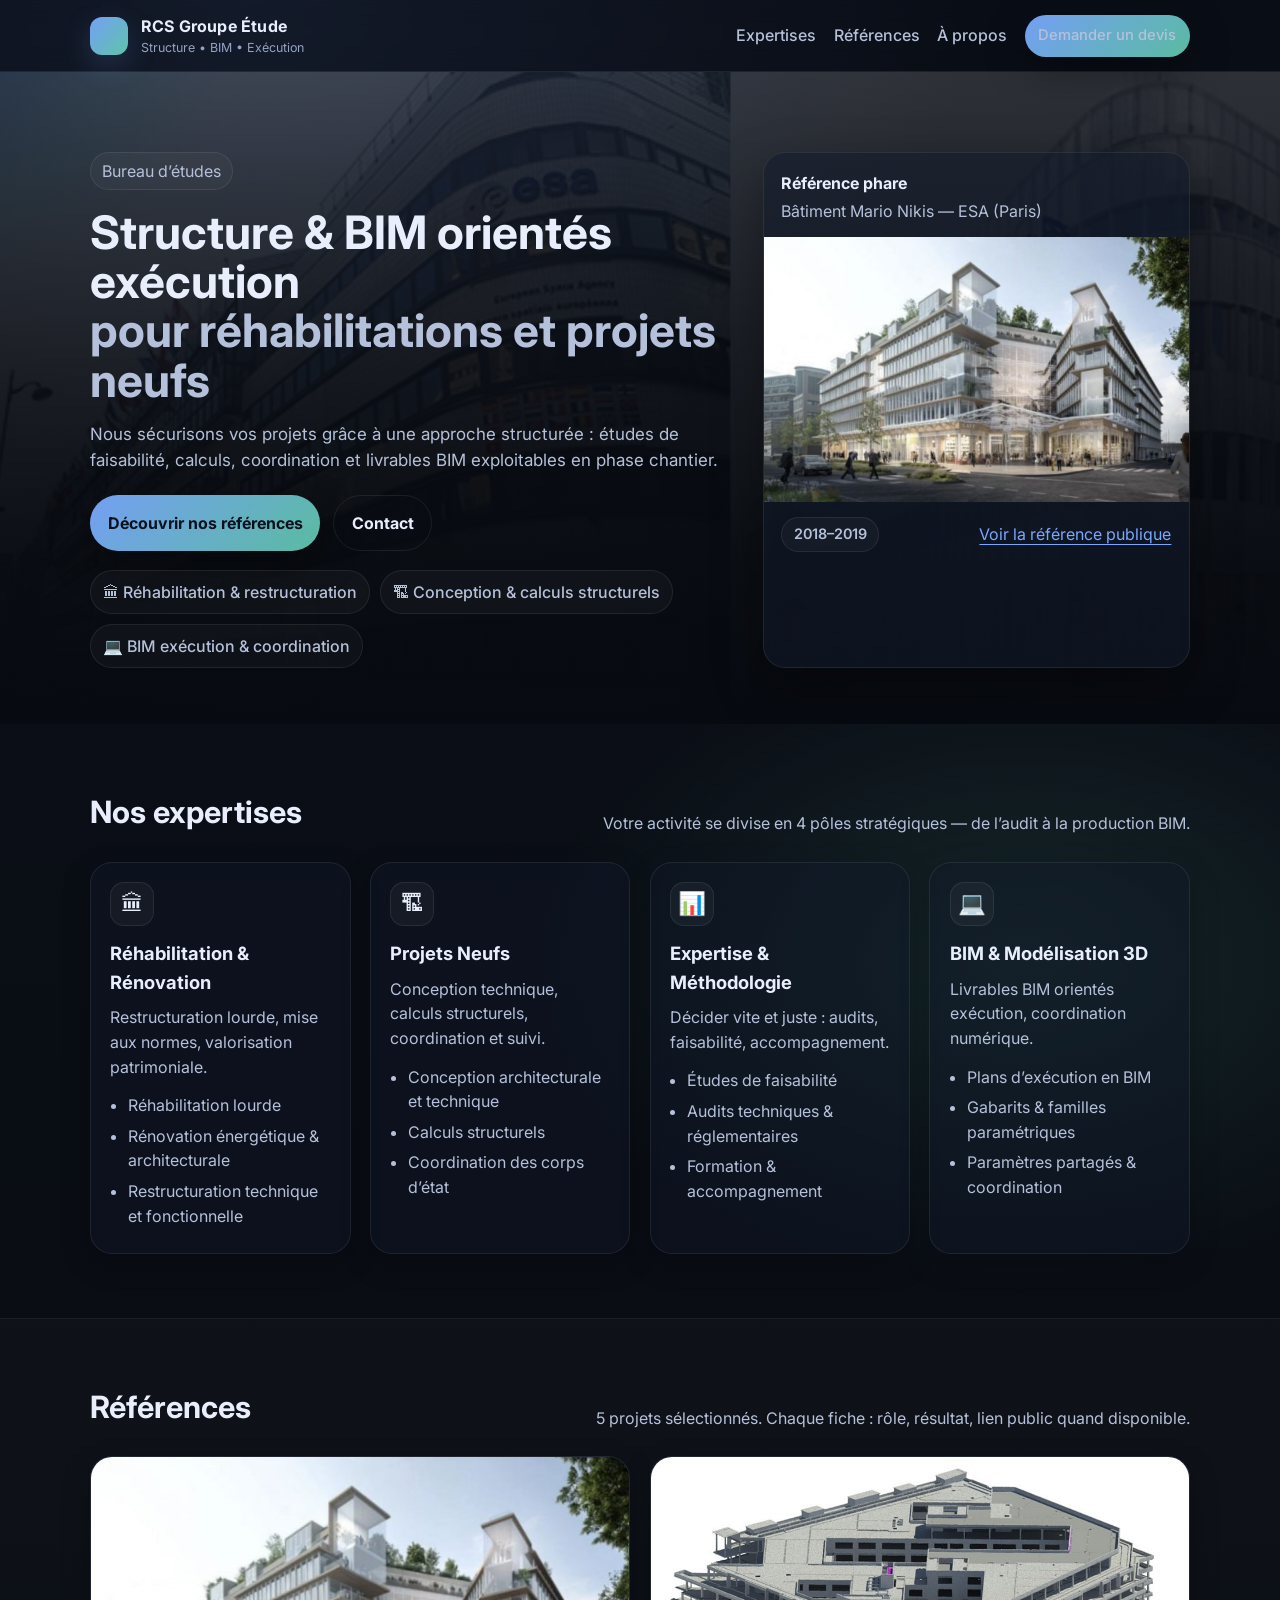
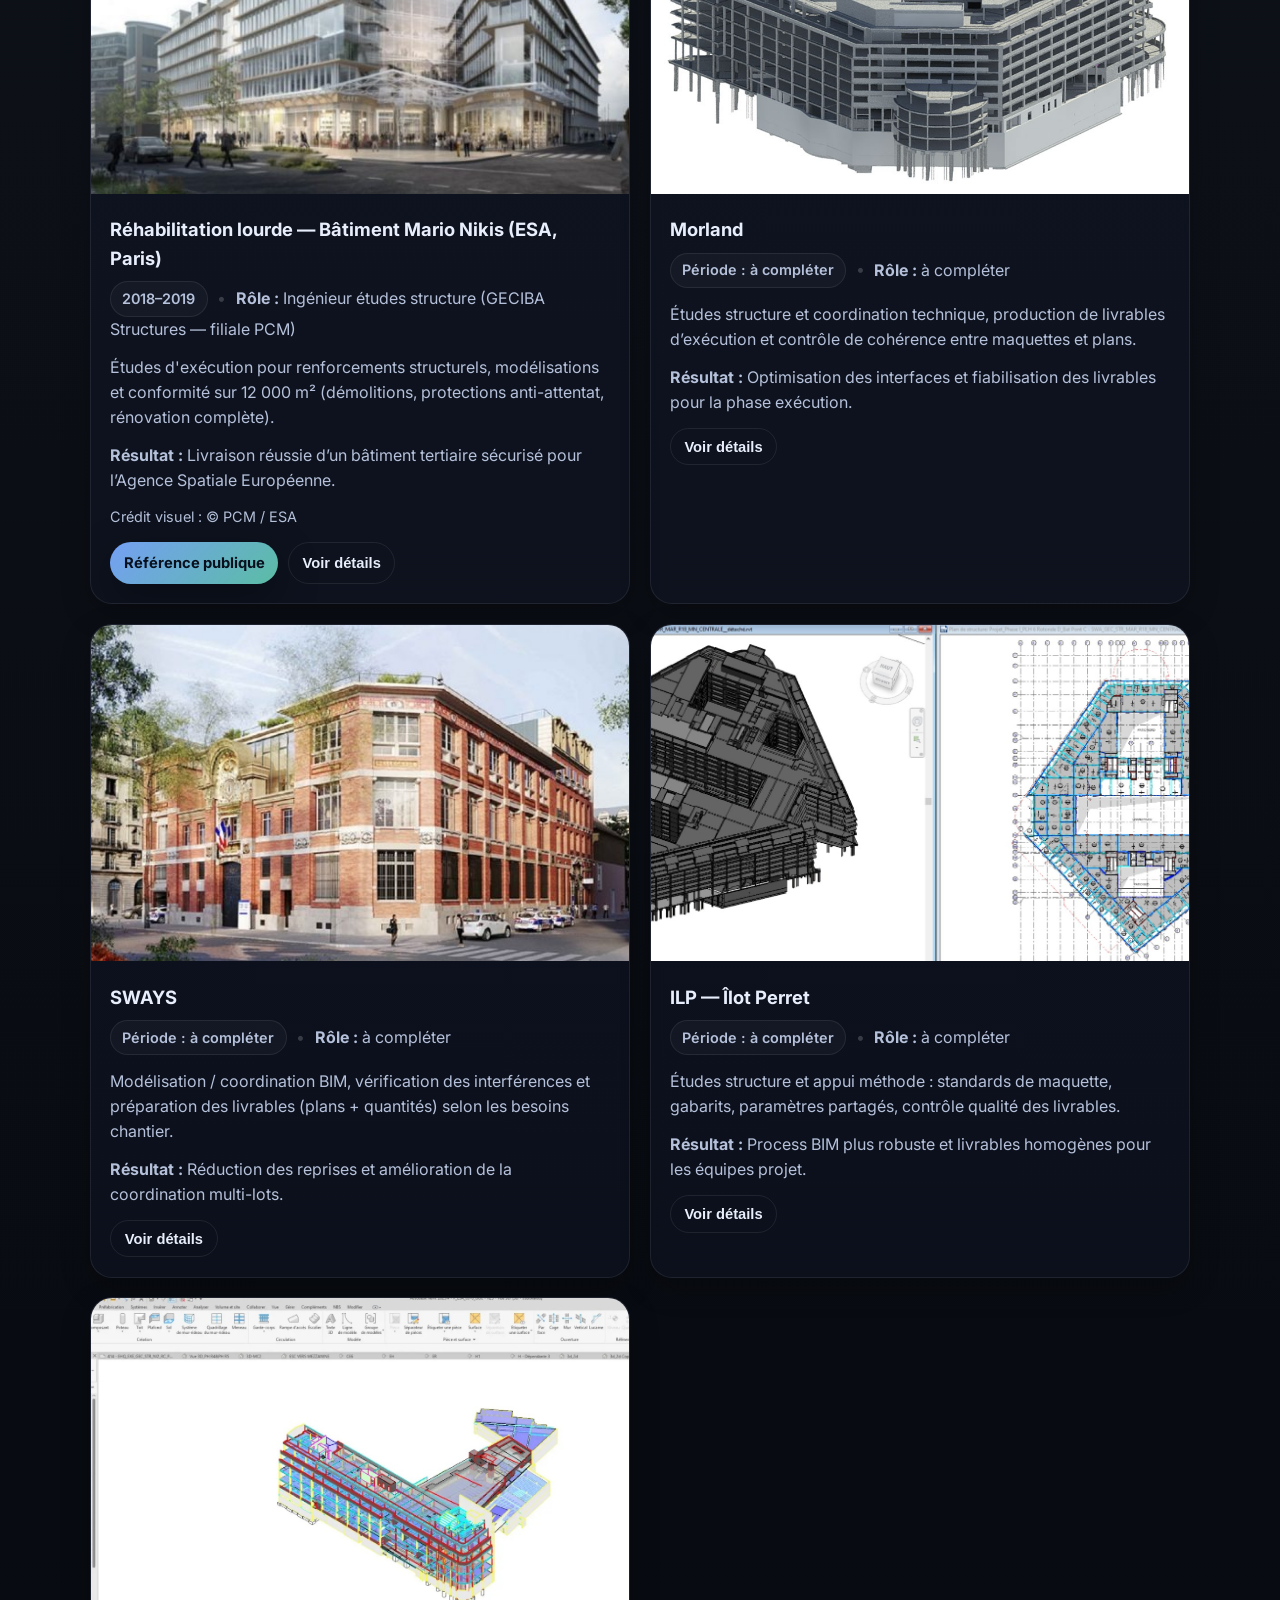
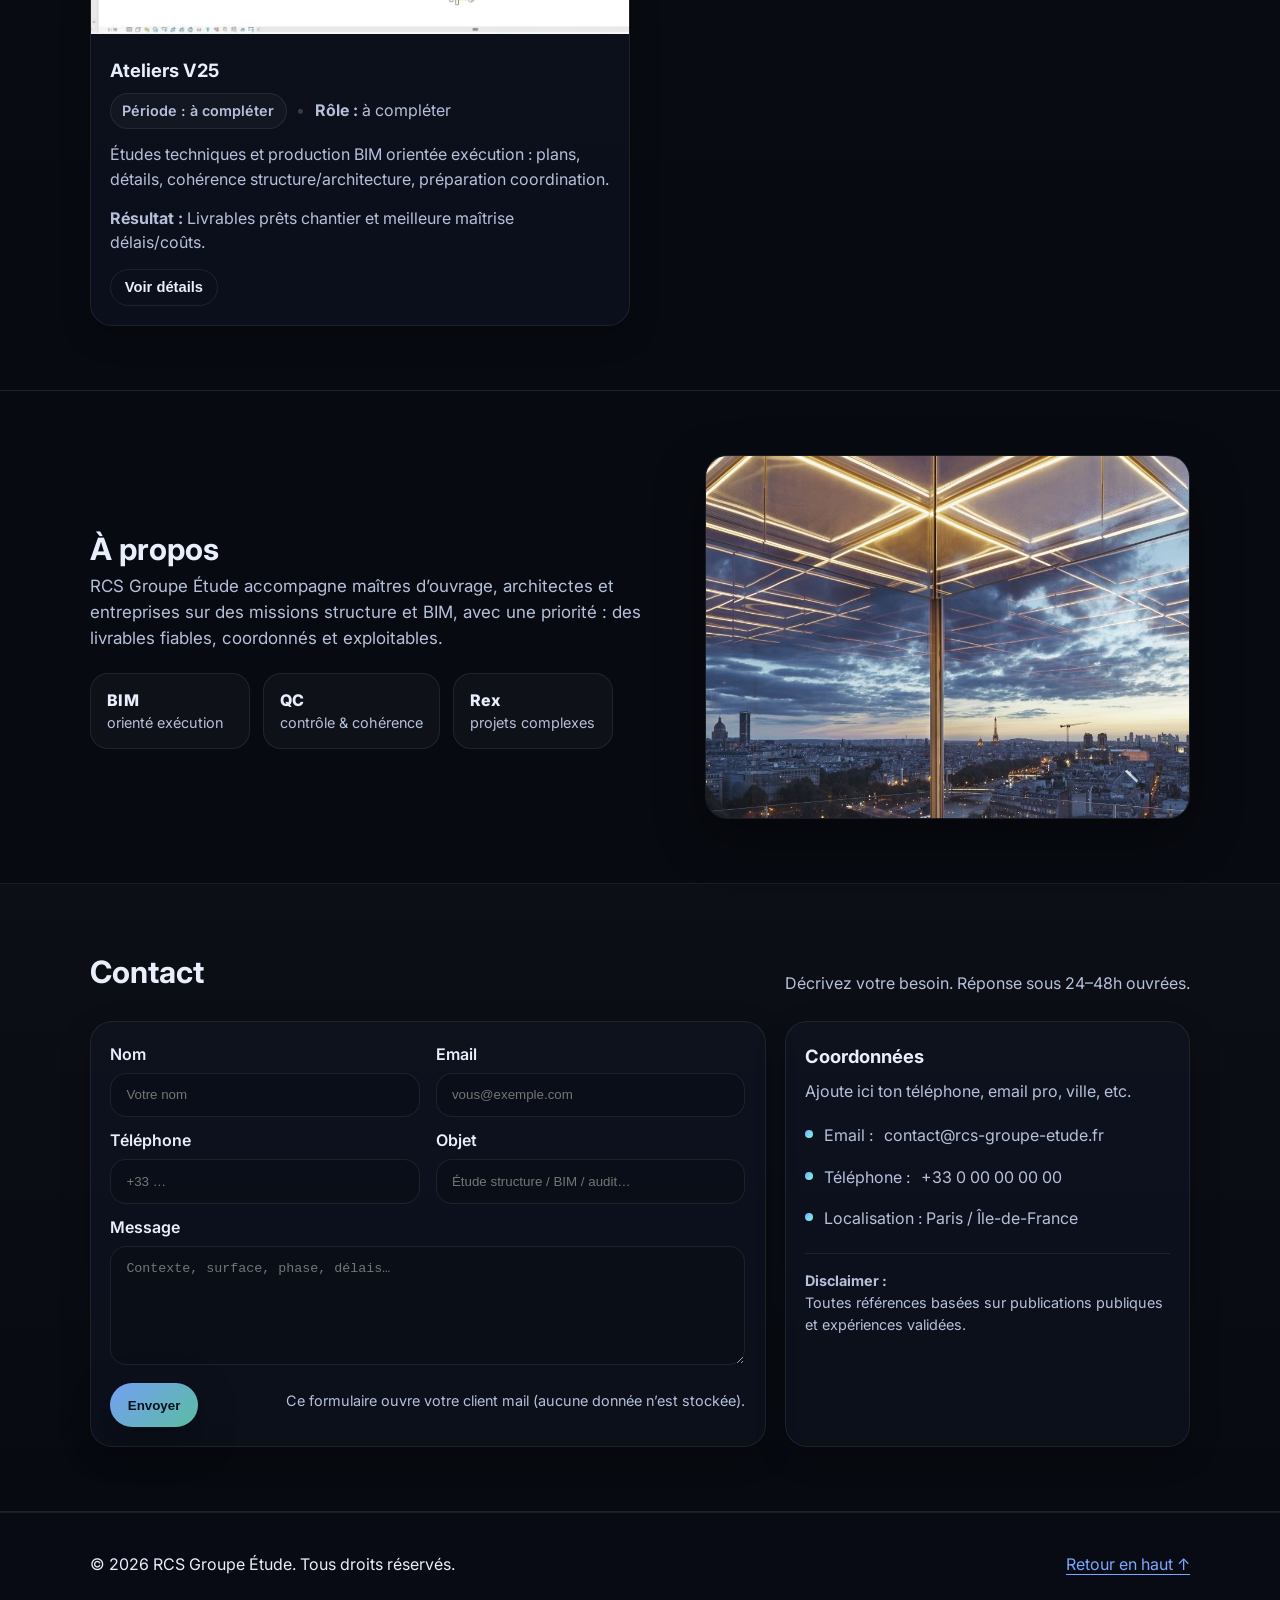
<file: index.html>
<!doctype html>
<html lang="fr">
<head>
  <meta charset="utf-8" />
  <meta name="viewport" content="width=device-width, initial-scale=1" />
  <title>RCS Groupe Étude — Bureau d’études structure & BIM</title>
  <meta name="description" content="RCS Groupe Étude — Réhabilitation, projets neufs, expertise et BIM. Études structure, coordination et modélisation 3D orientées exécution."/>
  <link rel="preconnect" href="https://fonts.googleapis.com">
  <link rel="preconnect" href="https://fonts.gstatic.com" crossorigin>
  <!-- Optional: swap to any font you want -->
  <link href="https://fonts.googleapis.com/css2?family=Inter:wght@300;400;500;600;700&display=swap" rel="stylesheet">
  <link rel="stylesheet" href="styles.css" />
</head>

<body>
  <a class="skip-link" href="#contenu">Aller au contenu</a>

  <header class="site-header" id="top">
    <div class="container header-inner">
      <a class="brand" href="#top" aria-label="RCS Groupe Étude">
        <span class="brand-mark" aria-hidden="true"></span>
        <span class="brand-text">
          <span class="brand-name">RCS Groupe Étude</span>
          <span class="brand-tag">Structure • BIM • Exécution</span>
        </span>
      </a>

      <nav class="nav" aria-label="Navigation principale">
        <button class="nav-toggle" type="button" aria-expanded="false" aria-controls="navLinks">
          <span class="nav-toggle-bars" aria-hidden="true"></span>
          <span class="sr-only">Menu</span>
        </button>
        <div class="nav-links" id="navLinks">
          <a href="#expertises">Expertises</a>
          <a href="#references">Références</a>
          <a href="#apropos">À propos</a>
          <a href="#contact" class="btn btn-small">Demander un devis</a>
        </div>
      </nav>
    </div>
  </header>

  <main id="contenu">
    <!-- HERO -->
    <section class="hero">
      <div class="hero-bg" aria-hidden="true">
        <img src="assets/hero-1.jpg" alt="" loading="eager"/>
      </div>

      <div class="container hero-inner">
        <div class="hero-copy">
          <p class="eyebrow">Bureau d’études</p>
          <h1>Structure & BIM orientés exécution<br><span class="muted">pour réhabilitations et projets neufs</span></h1>
          <p class="lead">
            Nous sécurisons vos projets grâce à une approche structurée : études de faisabilité, calculs,
            coordination et livrables BIM exploitables en phase chantier.
          </p>

          <div class="hero-cta">
            <a class="btn" href="#references">Découvrir nos références</a>
            <a class="btn btn-ghost" href="#contact">Contact</a>
          </div>

          <div class="hero-badges" role="list" aria-label="Points forts">
            <div class="badge" role="listitem">🏛 Réhabilitation & restructuration</div>
            <div class="badge" role="listitem">🏗 Conception & calculs structurels</div>
            <div class="badge" role="listitem">💻 BIM exécution & coordination</div>
          </div>
        </div>

        <div class="hero-card">
          <div class="hero-card-top">
            <p class="hero-card-title">Référence phare</p>
            <p class="hero-card-sub">Bâtiment Mario Nikis — ESA (Paris)</p>
          </div>
          <div class="hero-card-media">
            <img src="assets/project-esa.jpg" alt="Aperçu projet ESA – Bâtiment Mario Nikis" loading="lazy"/>
          </div>
          <div class="hero-card-bottom">
            <div class="chip">2018–2019</div>
            <a class="link" target="_blank" rel="noopener" href="https://www.pcm-ingenierie.fr/realisations/rehabilitation_lourde_mario_nikis/">
              Voir la référence publique
            </a>
          </div>
        </div>
      </div>
    </section>

    <!-- EXPERTISES -->
    <section class="section" id="expertises">
      <div class="container">
        <div class="section-head">
          <h2>Nos expertises</h2>
          <p class="section-sub">
            Votre activité se divise en 4 pôles stratégiques — de l’audit à la production BIM.
          </p>
        </div>

        <div class="grid grid-4">
          <article class="card">
            <div class="card-icon">🏛</div>
            <h3>Réhabilitation & Rénovation</h3>
            <p>Restructuration lourde, mise aux normes, valorisation patrimoniale.</p>
            <ul>
              <li>Réhabilitation lourde</li>
              <li>Rénovation énergétique & architecturale</li>
              <li>Restructuration technique et fonctionnelle</li>
            </ul>
          </article>

          <article class="card">
            <div class="card-icon">🏗</div>
            <h3>Projets Neufs</h3>
            <p>Conception technique, calculs structurels, coordination et suivi.</p>
            <ul>
              <li>Conception architecturale et technique</li>
              <li>Calculs structurels</li>
              <li>Coordination des corps d’état</li>
            </ul>
          </article>

          <article class="card">
            <div class="card-icon">📊</div>
            <h3>Expertise & Méthodologie</h3>
            <p>Décider vite et juste : audits, faisabilité, accompagnement.</p>
            <ul>
              <li>Études de faisabilité</li>
              <li>Audits techniques & réglementaires</li>
              <li>Formation & accompagnement</li>
            </ul>
          </article>

          <article class="card">
            <div class="card-icon">💻</div>
            <h3>BIM & Modélisation 3D</h3>
            <p>Livrables BIM orientés exécution, coordination numérique.</p>
            <ul>
              <li>Plans d’exécution en BIM</li>
              <li>Gabarits & familles paramétriques</li>
              <li>Paramètres partagés & coordination</li>
            </ul>
          </article>
        </div>
      </div>
    </section>

    <!-- REFERENCES -->
    <section class="section section-alt" id="references">
      <div class="container">
        <div class="section-head">
          <h2>Références</h2>
          <p class="section-sub">5 projets sélectionnés. Chaque fiche : rôle, résultat, lien public quand disponible.</p>
        </div>

        <div class="grid grid-2">
          <!-- ESA -->
          <article class="project card card-project">
            <div class="project-media">
              <img src="assets/project-esa.jpg" alt="Projet ESA — Bâtiment Mario Nikis" loading="lazy"/>
            </div>
            <div class="project-body">
              <h3>Réhabilitation lourde — Bâtiment Mario Nikis (ESA, Paris)</h3>
              <p class="meta"><span class="chip">2018–2019</span> <span class="meta-sep">•</span> <strong>Rôle :</strong> Ingénieur études structure (GECIBA Structures — filiale PCM)</p>
              <p>
                Études d'exécution pour renforcements structurels, modélisations et conformité sur 12 000 m²
                (démolitions, protections anti-attentat, rénovation complète).
              </p>
              <p class="result">
                <strong>Résultat :</strong> Livraison réussie d’un bâtiment tertiaire sécurisé pour l’Agence Spatiale Européenne.
              </p>
              <p class="small muted">Crédit visuel : © PCM / ESA</p>
              <div class="project-actions">
                <a class="btn btn-small" target="_blank" rel="noopener" href="https://www.pcm-ingenierie.fr/realisations/rehabilitation_lourde_mario_nikis/">
                  Référence publique
                </a>
                <button class="btn btn-small btn-ghost" data-modal="esa">Voir détails</button>
              </div>
            </div>
          </article>

          <!-- Morland -->
          <article class="project card card-project">
            <div class="project-media">
              <img src="assets/project-morland.jpg" alt="Projet Morland" loading="lazy"/>
            </div>
            <div class="project-body">
              <h3>Morland</h3>
              <p class="meta"><span class="chip">Période : à compléter</span> <span class="meta-sep">•</span> <strong>Rôle :</strong> à compléter</p>
              <p>
                Études structure et coordination technique, production de livrables d’exécution et contrôle de cohérence
                entre maquettes et plans.
              </p>
              <p class="result"><strong>Résultat :</strong> Optimisation des interfaces et fiabilisation des livrables pour la phase exécution.</p>
              <div class="project-actions">
                <button class="btn btn-small btn-ghost" data-modal="morland">Voir détails</button>
              </div>
            </div>
          </article>

          <!-- SWAYS -->
          <article class="project card card-project">
            <div class="project-media">
              <img src="assets/project-sways.jpg" alt="Projet SWAYS" loading="lazy"/>
            </div>
            <div class="project-body">
              <h3>SWAYS</h3>
              <p class="meta"><span class="chip">Période : à compléter</span> <span class="meta-sep">•</span> <strong>Rôle :</strong> à compléter</p>
              <p>
                Modélisation / coordination BIM, vérification des interférences et préparation des livrables (plans + quantités)
                selon les besoins chantier.
              </p>
              <p class="result"><strong>Résultat :</strong> Réduction des reprises et amélioration de la coordination multi-lots.</p>
              <div class="project-actions">
                <button class="btn btn-small btn-ghost" data-modal="sways">Voir détails</button>
              </div>
            </div>
          </article>

          <!-- ILP -->
          <article class="project card card-project">
            <div class="project-media">
              <img src="assets/project-ilp.jpg" alt="Projet ILP — Îlot Perret" loading="lazy"/>
            </div>
            <div class="project-body">
              <h3>ILP — Îlot Perret</h3>
              <p class="meta"><span class="chip">Période : à compléter</span> <span class="meta-sep">•</span> <strong>Rôle :</strong> à compléter</p>
              <p>
                Études structure et appui méthode : standards de maquette, gabarits, paramètres partagés, contrôle qualité
                des livrables.
              </p>
              <p class="result"><strong>Résultat :</strong> Process BIM plus robuste et livrables homogènes pour les équipes projet.</p>
              <div class="project-actions">
                <button class="btn btn-small btn-ghost" data-modal="ilp">Voir détails</button>
              </div>
            </div>
          </article>

          <!-- V25 -->
          <article class="project card card-project">
            <div class="project-media">
              <img src="assets/project-v25.jpg" alt="Projet Ateliers V25" loading="lazy"/>
            </div>
            <div class="project-body">
              <h3>Ateliers V25</h3>
              <p class="meta"><span class="chip">Période : à compléter</span> <span class="meta-sep">•</span> <strong>Rôle :</strong> à compléter</p>
              <p>
                Études techniques et production BIM orientée exécution : plans, détails, cohérence structure/architecture,
                préparation coordination.
              </p>
              <p class="result"><strong>Résultat :</strong> Livrables prêts chantier et meilleure maîtrise délais/coûts.</p>
              <div class="project-actions">
                <button class="btn btn-small btn-ghost" data-modal="v25">Voir détails</button>
              </div>
            </div>
          </article>
        </div>
      </div>
    </section>

    <!-- A PROPOS -->
    <section class="section" id="apropos">
      <div class="container">
        <div class="split">
          <div>
            <h2>À propos</h2>
            <p class="lead">
              RCS Groupe Étude accompagne maîtres d’ouvrage, architectes et entreprises sur des missions
              structure et BIM, avec une priorité : des livrables fiables, coordonnés et exploitables.
            </p>

            <div class="kpi">
              <div class="kpi-item">
                <div class="kpi-val">BIM</div>
                <div class="kpi-lab">orienté exécution</div>
              </div>
              <div class="kpi-item">
                <div class="kpi-val">QC</div>
                <div class="kpi-lab">contrôle & cohérence</div>
              </div>
              <div class="kpi-item">
                <div class="kpi-val">Rex</div>
                <div class="kpi-lab">projets complexes</div>
              </div>
            </div>
          </div>

          <div class="about-media">
            <img src="assets/hero-2.jpg" alt="Ambiance chantier / structure (illustration)" loading="lazy"/>
          </div>
        </div>
      </div>
    </section>

    <!-- CONTACT -->
    <section class="section section-alt" id="contact">
      <div class="container">
        <div class="section-head">
          <h2>Contact</h2>
          <p class="section-sub">Décrivez votre besoin. Réponse sous 24–48h ouvrées.</p>
        </div>

        <div class="contact-grid">
          <form class="card form" id="contactForm">
            <div class="form-row">
              <label>Nom
                <input required name="name" autocomplete="name" placeholder="Votre nom" />
              </label>
              <label>Email
                <input required type="email" name="email" autocomplete="email" placeholder="vous@exemple.com" />
              </label>
            </div>

            <div class="form-row">
              <label>Téléphone
                <input name="phone" autocomplete="tel" placeholder="+33 …" />
              </label>
              <label>Objet
                <input name="subject" placeholder="Étude structure / BIM / audit…" />
              </label>
            </div>

            <label>Message
              <textarea required name="message" rows="6" placeholder="Contexte, surface, phase, délais…"></textarea>
            </label>

            <div class="form-actions">
              <button class="btn" type="submit">Envoyer</button>
              <p class="small muted">Ce formulaire ouvre votre client mail (aucune donnée n’est stockée).</p>
            </div>
          </form>

          <aside class="card contact-aside">
            <h3>Coordonnées</h3>
            <p class="muted">Ajoute ici ton téléphone, email pro, ville, etc.</p>
            <ul class="contact-list">
              <li><span class="dot"></span> Email : <a href="mailto:contact@rcs-groupe-etude.fr">contact@rcs-groupe-etude.fr</a></li>
              <li><span class="dot"></span> Téléphone : <a href="tel:+33000000000">+33 0 00 00 00 00</a></li>
              <li><span class="dot"></span> Localisation : Paris / Île-de-France</li>
            </ul>

            <div class="divider"></div>

            <p class="small">
              <strong>Disclaimer :</strong><br>
              Toutes références basées sur publications publiques et expériences validées.
            </p>
          </aside>
        </div>
      </div>
    </section>
  </main>

  <footer class="footer">
    <div class="container footer-inner">
      <p>© <span id="year"></span> RCS Groupe Étude. Tous droits réservés.</p>
      <a class="link" href="#top">Retour en haut ↑</a>
    </div>
  </footer>

  <!-- MODALS (simple, optionnel) -->
  <div class="modal" id="modal" aria-hidden="true" role="dialog" aria-modal="true" aria-label="Détails projet">
    <div class="modal-overlay" data-close></div>
    <div class="modal-panel" role="document">
      <button class="modal-close" type="button" data-close aria-label="Fermer">✕</button>
      <div class="modal-content" id="modalContent"></div>
    </div>
  </div>

  <script src="script.js"></script>
</body>
</html>
</file>
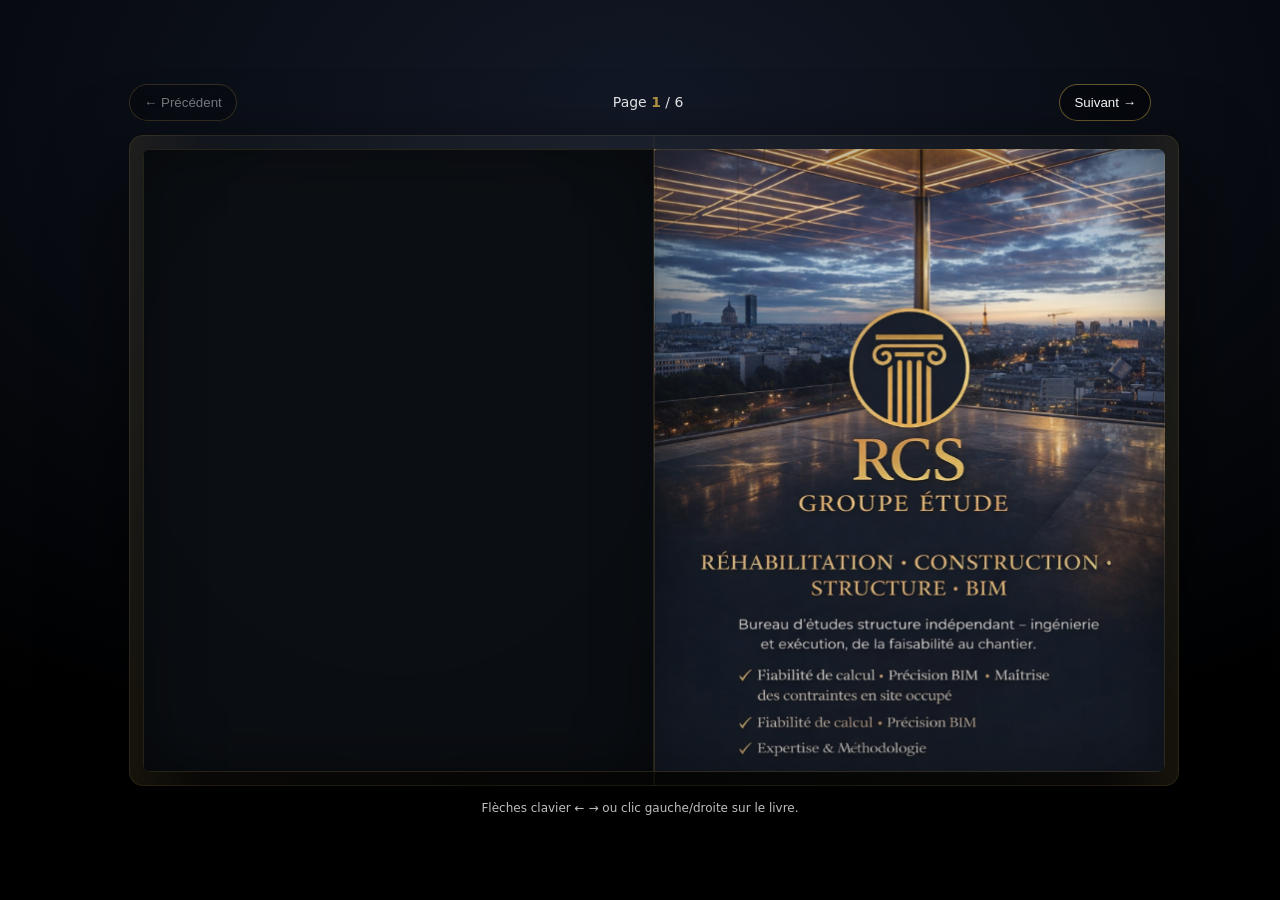
<file: livre.html>
<!doctype html>
<html lang="fr">
<head>
  <meta charset="utf-8" />
  <meta name="viewport" content="width=device-width,initial-scale=1" />
  <title>RCS — Flipbook</title>

  <style>
    :root{
      --bg:#000;
      --gold:#c7a44a;
      --page-bg:#0b0f14;
      --radius:14px;
      --bookW:min(92vw, 1050px);
      --bookH:calc(var(--bookW) * 0.62); /* 2 pages côte à côte */
      --pad:14px;
      --dur: 900ms;
      --ease: cubic-bezier(.2,.85,.25,1);
    }
    *{box-sizing:border-box}
    body{
      margin:0;
      min-height:100vh;
      display:grid;
      place-items:center;
      background: radial-gradient(1200px 700px at 50% 12%, #121826 0%, #070a10 55%, #000 100%);
      color:#fff;
      font-family:system-ui,-apple-system,Segoe UI,Roboto,Arial,sans-serif;
    }
    .wrap{width:var(--bookW); padding:18px 14px; display:flex; flex-direction:column; gap:14px;}
    .toolbar{display:flex; align-items:center; justify-content:space-between; gap:12px;}
    .btn{
      appearance:none;
      border:1px solid rgba(199,164,74,.5);
      background: rgba(0,0,0,.35);
      color:#fff;
      padding:10px 14px;
      border-radius:999px;
      cursor:pointer;
      backdrop-filter: blur(10px);
      transition: transform .12s ease, border-color .12s ease;
      user-select:none;
    }
    .btn:hover{transform:translateY(-1px); border-color: rgba(199,164,74,.95);}
    .btn:disabled{opacity:.45; cursor:not-allowed; transform:none;}
    .counter{font-size:14px; opacity:.9}
    .counter b{color:var(--gold)}
    .stage{width:var(--bookW); height:var(--bookH); perspective:2200px;}
    .book{
      width:100%; height:100%;
      position:relative;
      border-radius: var(--radius);
      background:
        linear-gradient(90deg, rgba(199,164,74,.09) 0%, rgba(199,164,74,.02) 7%, rgba(0,0,0,0) 50%, rgba(199,164,74,.02) 93%, rgba(199,164,74,.09) 100%),
        radial-gradient(700px 260px at 50% 20%, rgba(255,255,255,.05), rgba(255,255,255,0) 75%),
        rgba(255,255,255,.02);
      box-shadow: 0 28px 80px rgba(0,0,0,.6), inset 0 0 0 1px rgba(199,164,74,.12);
      overflow:hidden;
    }
    .spine{
      position:absolute; top:0; bottom:0; left:50%;
      width:2px;
      background: linear-gradient(to bottom, rgba(199,164,74,.08), rgba(199,164,74,.55), rgba(199,164,74,.08));
      transform:translateX(-1px);
      opacity:.65;
      pointer-events:none;
    }

    /* Pages visibles (gauche + droite) */
    .spread{
      position:absolute; inset:var(--pad);
      display:grid;
      grid-template-columns: 1fr 1fr;
      gap:0;
      border-radius: calc(var(--radius) - 6px);
      overflow:hidden;
      box-shadow: inset 0 0 0 1px rgba(199,164,74,.10);
      background: var(--page-bg);
    }
    .pane{
      position:relative;
      overflow:hidden;
      background: var(--page-bg);
    }
    .pane::after{
      content:"";
      position:absolute; inset:0;
      box-shadow: inset 0 0 0 1px rgba(199,164,74,.16), inset 0 0 60px rgba(0,0,0,.35);
      pointer-events:none;
    }
    .pane img{
      width:100%; height:100%;
      object-fit: cover;
      display:block;
    }
    /* léger vignettage */
    .pane::before{
      content:"";
      position:absolute; inset:0;
      background: radial-gradient(80% 70% at 50% 40%, rgba(0,0,0,0) 35%, rgba(0,0,0,.22) 100%);
      pointer-events:none;
      mix-blend-mode:multiply;
      opacity:.9;
    }

    /* Page qui tourne (overlay) */
    .flip{
      position:absolute;
      top:var(--pad);
      bottom:var(--pad);
      width: calc((100% - (2*var(--pad))) / 2);
      right: var(--pad);
      transform-style:preserve-3d;
      transform-origin: left center;
      z-index:50;
      display:none;
    }
    .flip.active{ display:block; }

    .flip .face{
      position:absolute; inset:0;
      backface-visibility:hidden;
      overflow:hidden;
      background: var(--page-bg);
    }
    .flip .face::after{
      content:"";
      position:absolute; inset:0;
      box-shadow: inset 0 0 0 1px rgba(199,164,74,.18);
      pointer-events:none;
    }
    .flip .face img{
      width:100%; height:100%; object-fit: cover; display:block;
    }

    /* Ombre dynamique */
    .flip .shadow{
      position:absolute; inset:0;
      pointer-events:none;
      background: linear-gradient(90deg, rgba(0,0,0,.55), rgba(0,0,0,0));
      opacity:0;
      transition: opacity var(--dur) var(--ease);
    }
    .flip.forward .shadow{ opacity:.55; }

    /* Back face */
    .flip .back{ transform: rotateY(180deg); }

    /* Animation forward */
    .flip.forward{
      right: var(--pad);
      left: auto;
      transform-origin: left center;
      animation: flipForward var(--dur) var(--ease) forwards;
    }
    @keyframes flipForward{
      0%{ transform: rotateY(0deg) translateZ(0); }
      35%{ transform: rotateY(-70deg) translateZ(0); }
      100%{ transform: rotateY(-180deg) translateZ(0); }
    }

    /* Animation backward (on tourne une page vers l'arrière) */
    .flip.backward{
      left: var(--pad);
      right:auto;
      transform-origin: right center;
      animation: flipBackward var(--dur) var(--ease) forwards;
    }
    @keyframes flipBackward{
      0%{ transform: rotateY(180deg) translateZ(0); }
      35%{ transform: rotateY(110deg) translateZ(0); }
      100%{ transform: rotateY(0deg) translateZ(0); }
    }

    .hint{font-size:12px; opacity:.75; text-align:center; line-height:1.35;}

    /* Mobile: 1 page (droite) */
    @media (max-width: 760px){
      :root{
        --bookW:min(94vw, 560px);
        --bookH:calc(var(--bookW) * 1.35); /* proche A4 */
      }
      .spine{display:none;}
      .spread{grid-template-columns: 1fr;}
      .pane.left{display:none;}
      .flip{
        width: calc(100% - (2*var(--pad)));
        right: var(--pad);
        left: var(--pad);
      }
      .flip.forward, .flip.backward{
        left: var(--pad);
        right: var(--pad);
        transform-origin: center center;
      }
    }

    @media (prefers-reduced-motion: reduce){
      .flip.forward, .flip.backward{ animation:none; }
    }
  </style>
</head>

<body>
  <div class="wrap">
    <div class="toolbar">
      <button class="btn" id="prevBtn">← Précédent</button>
      <div class="counter" id="counter">Page <b>1</b> / 6</div>
      <button class="btn" id="nextBtn">Suivant →</button>
    </div>

    <div class="stage">
      <div class="book" id="book">
        <div class="spine"></div>

        <div class="spread" id="spread">
          <div class="pane left"  id="leftPane"></div>
          <div class="pane right" id="rightPane"></div>
        </div>

        <!-- overlay flip -->
        <div class="flip" id="flip">
          <div class="face front" id="flipFront"></div>
          <div class="face back"  id="flipBack"></div>
          <div class="shadow"></div>
        </div>
      </div>
    </div>

    <div class="hint">
      Flèches clavier ← → ou clic gauche/droite sur le livre.
    </div>
  </div>

  <script>
    // ✅ Mets tes 6 images ici (ordre exact)
    const pages = [
      "images/page1.png",
      "images/page2.png",
      "images/page3.png",
      "images/page4.png",
      "images/page5.png",
      "images/page6.png",
    ];
    const totalPages = pages.length; // 6

    // spreads: (vide|1), (2|3), (4|5), (6|vide) => 4 spreads
    const totalSpreads = Math.ceil((totalPages + 1) / 2); // (6+1)/2=3.5 => 4

    const leftPane  = document.getElementById("leftPane");
    const rightPane = document.getElementById("rightPane");
    const flip      = document.getElementById("flip");
    const flipFront = document.getElementById("flipFront");
    const flipBack  = document.getElementById("flipBack");

    const prevBtn = document.getElementById("prevBtn");
    const nextBtn = document.getElementById("nextBtn");
    const counter = document.getElementById("counter");

    let spreadIndex = 0; // 0..3
    let animating = false;

    function imgTag(src, alt="page"){
      const img = new Image();
      img.alt = alt;
      img.src = src;
      img.loading = "eager";
      return img;
    }

    function setPane(pane, srcOrNull){
      pane.innerHTML = "";
      if(!srcOrNull){
        // page vide (fond noir)
        return;
      }
      pane.appendChild(imgTag(srcOrNull));
    }

    function getSpreadPages(si){
      // si=0 => left null, right page1 (index0)
      // si=1 => left page2 (index1), right page3 (index2)
      // si=2 => left page4 (index3), right page5 (index4)
      // si=3 => left page6 (index5), right null
      if(si === 0) return { left:null, right: pages[0], leftIdx:null, rightIdx:0 };
      const leftIdx = 2*si - 1;     // 1,3,5
      const rightIdx = 2*si;        // 2,4,6 -> (index) 2,4,6
      return {
        left:  pages[leftIdx]  || null,
        right: pages[rightIdx] || null,
        leftIdx:  leftIdx < totalPages ? leftIdx : null,
        rightIdx: rightIdx < totalPages ? rightIdx : null
      };
    }

    function updateCounter(){
      // On affiche “page de droite” si existe sinon “page de gauche”
      const sp = getSpreadPages(spreadIndex);
      let current = 1;
      if(sp.rightIdx !== null) current = sp.rightIdx + 1;
      else if(sp.leftIdx !== null) current = sp.leftIdx + 1;
      counter.innerHTML = `Page <b>${current}</b> / ${totalPages}`;
      prevBtn.disabled = spreadIndex === 0 || animating;
      nextBtn.disabled = spreadIndex === totalSpreads - 1 || animating;
    }

    function renderSpread(){
      const sp = getSpreadPages(spreadIndex);
      setPane(leftPane, sp.left);
      setPane(rightPane, sp.right);
      updateCounter();
    }

    function setFlipFaces(frontSrc, backSrc){
      flipFront.innerHTML = "";
      flipBack.innerHTML = "";
      if(frontSrc) flipFront.appendChild(imgTag(frontSrc, "face avant"));
      if(backSrc)  flipBack.appendChild(imgTag(backSrc,  "face arrière"));
    }

    function next(){
      if(animating) return;
      if(spreadIndex >= totalSpreads - 1) return;

      animating = true;

      const cur = getSpreadPages(spreadIndex);
      const nxt = getSpreadPages(spreadIndex + 1);

      // Sous la page qui tourne, on prépare la prochaine page de droite
      setPane(rightPane, nxt.right);
      // La page qui tourne : avant = actuelle droite ; arrière = prochaine gauche
      setFlipFaces(cur.right, nxt.left);

      flip.className = "flip active forward";

      flip.addEventListener("animationend", function handler(){
        flip.removeEventListener("animationend", handler);
        flip.className = "flip"; // reset
        spreadIndex++;
        renderSpread();
        animating = false;
      }, { once:true });
    }

    function prev(){
      if(animating) return;
      if(spreadIndex <= 0) return;

      animating = true;

      const cur = getSpreadPages(spreadIndex);
      const prv = getSpreadPages(spreadIndex - 1);

      // Sous la page qui tourne, on prépare la précédente page de gauche
      setPane(leftPane, prv.left);
      // Page qui tourne vers l'arrière : on retourne la page gauche actuelle
      // avant (visible au début) = page précédente droite (prv.right) sur la face arrière
      // arrière (visible quand fini) = page gauche actuelle (cur.left)
      // Pour l’animation backward, on démarre à 180deg donc la face visible est "back".
      // => back doit montrer cur.left, front doit montrer prv.right.
      setFlipFaces(prv.right, cur.left);

      flip.className = "flip active backward";

      flip.addEventListener("animationend", function handler(){
        flip.removeEventListener("animationend", handler);
        flip.className = "flip";
        spreadIndex--;
        renderSpread();
        animating = false;
      }, { once:true });
    }

    // Click zones (gauche = prev, droite = next)
    document.getElementById("book").addEventListener("click", (e)=>{
      const rect = e.currentTarget.getBoundingClientRect();
      const x = e.clientX - rect.left;
      if(x > rect.width * 0.55) next();
      else if(x < rect.width * 0.45) prev();
    });

    // Buttons & keyboard
    nextBtn.addEventListener("click", next);
    prevBtn.addEventListener("click", prev);
    window.addEventListener("keydown", (e)=>{
      if(e.key === "ArrowRight") next();
      if(e.key === "ArrowLeft") prev();
    });

    // Preload
    pages.forEach(src => { const i = new Image(); i.src = src; });

    // Initial render
    renderSpread();
  </script>
</body>
</html>
</file>
<file: styles.css>
:root{
  --bg:#0b0f17;
  --bg2:#0f1624;
  --card:#111a2b;
  --card2:#0f1728;
  --text:#e8eefc;
  --muted:#b5c1da;
  --muted2:#93a3c3;
  --border:rgba(255,255,255,.08);
  --shadow: 0 18px 50px rgba(0,0,0,.35);
  --radius:22px;
  --radius2:16px;
  --max:1100px;
  --accent:#7aa7ff;
  --accent2:#79ffd8;
}

*{box-sizing:border-box}
html{scroll-behavior:smooth}
body{
  margin:0;
  font-family:Inter,system-ui,-apple-system,Segoe UI,Roboto,Arial,sans-serif;
  color:var(--text);
  background: radial-gradient(1200px 800px at 20% 0%, rgba(122,167,255,.18), transparent 60%),
              radial-gradient(900px 600px at 80% 20%, rgba(121,255,216,.10), transparent 55%),
              linear-gradient(180deg, var(--bg), #070a10 60%);
  line-height:1.55;
}

img{max-width:100%; display:block}
a{color:inherit; text-decoration:none}
ul{margin:0; padding-left:1.1rem}
li{margin:.35rem 0}

.container{width:min(var(--max), calc(100% - 2rem)); margin-inline:auto}

.skip-link{
  position:absolute; left:-999px; top:auto; width:1px; height:1px; overflow:hidden;
}
.skip-link:focus{left:1rem; top:1rem; width:auto; height:auto; padding:.6rem .9rem; background:#111; border-radius:10px; z-index:1000}

.site-header{
  position:sticky; top:0; z-index:50;
  backdrop-filter: blur(12px);
  background: rgba(10,14,22,.55);
  border-bottom:1px solid var(--border);
}
.header-inner{
  display:flex; align-items:center; justify-content:space-between;
  padding:.85rem 0;
  gap:1rem;
}

.brand{display:flex; align-items:center; gap:.8rem}
.brand-mark{
  width:38px; height:38px; border-radius:12px;
  background:
    linear-gradient(135deg, rgba(122,167,255,.95), rgba(121,255,216,.75));
  box-shadow: 0 10px 30px rgba(122,167,255,.20);
}
.brand-name{font-weight:700; letter-spacing:.2px}
.brand-tag{display:block; font-size:.78rem; color:var(--muted2)}

.nav{display:flex; align-items:center; gap:1rem}
.nav-links{display:flex; align-items:center; gap:1.1rem}
.nav-links a{color:var(--muted); font-weight:500}
.nav-links a:hover{color:var(--text)}
.nav-toggle{display:none; background:transparent; border:1px solid var(--border); border-radius:14px; padding:.55rem .65rem; color:var(--text)}
.nav-toggle-bars{
  width:20px; height:12px; display:block; position:relative;
}
.nav-toggle-bars::before,.nav-toggle-bars::after{
  content:""; position:absolute; left:0; right:0; height:2px; border-radius:2px;
  background:var(--text);
}
.nav-toggle-bars::before{top:0}
.nav-toggle-bars::after{bottom:0}

.btn{
  display:inline-flex; align-items:center; justify-content:center; gap:.5rem;
  padding:.9rem 1.1rem;
  border-radius:999px;
  background: linear-gradient(135deg, rgba(122,167,255,.95), rgba(121,255,216,.72));
  color:#07101c;
  font-weight:700;
  border:0;
  box-shadow: 0 14px 40px rgba(0,0,0,.35);
  cursor:pointer;
}
.btn:hover{filter:saturate(1.08) brightness(1.02)}
.btn:active{transform:translateY(1px)}

.btn-ghost{
  background:transparent;
  border:1px solid var(--border);
  color:var(--text);
  box-shadow:none;
}
.btn-ghost:hover{border-color: rgba(255,255,255,.18)}
.btn-small{padding:.6rem .85rem; font-size:.92rem}

.link{color:var(--accent); text-decoration:underline; text-underline-offset:4px}
.link:hover{color:var(--accent2)}

.hero{
  position:relative;
  padding: 5rem 0 3.5rem;
  overflow:hidden;
}
.hero-bg{
  position:absolute; inset:0;
  opacity:.18;
  transform: scale(1.04);
  filter: blur(0px) saturate(1.1);
}
.hero-bg img{
  width:100%; height:100%; object-fit:cover;
}
.hero::after{
  content:"";
  position:absolute; inset:0;
  background: linear-gradient(180deg, rgba(7,10,16,.15), rgba(7,10,16,.90) 75%, rgba(7,10,16,1));
}
.hero-inner{
  position:relative; z-index:1;
  display:grid;
  grid-template-columns: 1.2fr .8fr;
  gap:2rem;
  align-items:stretch;
}

.eyebrow{
  display:inline-flex;
  padding:.35rem .7rem;
  border:1px solid var(--border);
  border-radius:999px;
  color:var(--muted);
  background: rgba(255,255,255,.03);
  margin:0 0 .9rem;
}
h1{font-size: clamp(2rem, 3.6vw, 3.25rem); line-height:1.07; margin:.2rem 0 1rem}
h2{font-size: clamp(1.6rem, 2.4vw, 2.2rem); margin:0}
h3{margin:.15rem 0 .55rem; font-size:1.15rem}
.lead{font-size:1.06rem; color:var(--muted); margin:0 0 1.35rem}
.muted{color:var(--muted)}
.small{font-size:.9rem}
.hero-cta{display:flex; gap:.8rem; flex-wrap:wrap; margin:1.2rem 0 1.2rem}
.hero-badges{display:flex; gap:.6rem; flex-wrap:wrap}
.badge{
  border:1px solid var(--border);
  background: rgba(255,255,255,.03);
  color:var(--muted);
  padding:.55rem .75rem;
  border-radius:999px;
  font-weight:500;
}

.hero-card{
  border:1px solid var(--border);
  border-radius: var(--radius);
  background: rgba(17,26,43,.55);
  box-shadow: var(--shadow);
  overflow:hidden;
  display:flex; flex-direction:column;
}
.hero-card-top{padding:1.1rem 1.1rem .8rem}
.hero-card-title{margin:0; font-weight:700}
.hero-card-sub{margin:.2rem 0 0; color:var(--muted)}
.hero-card-media{aspect-ratio: 16/10; overflow:hidden}
.hero-card-media img{width:100%; height:100%; object-fit:cover}
.hero-card-bottom{
  padding: .9rem 1.1rem 1.1rem;
  display:flex; gap:.9rem; align-items:center; justify-content:space-between; flex-wrap:wrap;
}
.chip{
  display:inline-flex;
  padding:.35rem .7rem;
  border-radius:999px;
  border:1px solid var(--border);
  background: rgba(255,255,255,.03);
  color:var(--muted);
  font-weight:600;
  font-size:.9rem;
}

.section{padding: 4rem 0}
.section-alt{
  background: linear-gradient(180deg, rgba(255,255,255,.02), rgba(255,255,255,0));
  border-top:1px solid var(--border);
  border-bottom:1px solid var(--border);
}
.section-head{
  display:flex; align-items:flex-end; justify-content:space-between;
  gap:1.2rem; margin-bottom: 1.6rem;
}
.section-sub{margin:0; color:var(--muted); max-width: 62ch}

.grid{display:grid; gap:1.2rem}
.grid-4{grid-template-columns: repeat(4, minmax(0,1fr))}
.grid-2{grid-template-columns: repeat(2, minmax(0,1fr))}

.card{
  border:1px solid var(--border);
  border-radius: var(--radius);
  background: rgba(17,26,43,.42);
  box-shadow: 0 10px 30px rgba(0,0,0,.22);
  padding: 1.2rem;
}
.card-icon{
  font-size:1.4rem;
  width:44px; height:44px;
  display:grid; place-items:center;
  border-radius:14px;
  background: rgba(255,255,255,.04);
  border:1px solid var(--border);
  margin-bottom:.85rem;
}
.card p{color:var(--muted); margin:.35rem 0 .85rem}
.card ul{color:var(--muted); margin:0}

.card-project{padding:0; overflow:hidden}
.project-media{aspect-ratio: 16/10; overflow:hidden}
.project-media img{width:100%; height:100%; object-fit:cover; transform:scale(1.02)}
.project-body{padding:1.2rem}
.meta{margin:.25rem 0 .7rem; color:var(--muted)}
.meta-sep{margin:0 .35rem; color:rgba(255,255,255,.18)}
.result{margin:.6rem 0 .9rem}
.project-actions{display:flex; gap:.6rem; flex-wrap:wrap; margin-top:.6rem}

.split{
  display:grid; grid-template-columns: 1.1fr .9fr; gap:1.4rem; align-items:center;
}
.about-media{
  border-radius: var(--radius);
  overflow:hidden;
  border:1px solid var(--border);
  box-shadow: var(--shadow);
}
.about-media img{width:100%; height:100%; object-fit:cover; aspect-ratio: 16/12}

.kpi{
  display:flex; gap:.8rem; flex-wrap:wrap; margin-top: 1.2rem;
}
.kpi-item{
  border:1px solid var(--border);
  border-radius: 18px;
  padding:.85rem 1rem;
  background: rgba(255,255,255,.03);
  min-width: 160px;
}
.kpi-val{font-weight:800; letter-spacing:.3px}
.kpi-lab{color:var(--muted); font-size:.9rem}

.contact-grid{display:grid; grid-template-columns: 1.25fr .75fr; gap:1.2rem}
.form label{display:block; font-weight:600; margin-bottom:.7rem}
input, textarea{
  width:100%;
  margin-top:.4rem;
  padding:.85rem .95rem;
  border-radius: 16px;
  border:1px solid var(--border);
  background: rgba(10,14,22,.65);
  color:var(--text);
  outline:none;
}
input:focus, textarea:focus{border-color: rgba(122,167,255,.35); box-shadow: 0 0 0 4px rgba(122,167,255,.10)}
.form-row{display:grid; grid-template-columns: 1fr 1fr; gap:1rem}
.form-actions{display:flex; align-items:center; justify-content:space-between; gap:1rem; flex-wrap:wrap; margin-top:.6rem}

.contact-aside h3{margin-top:0}
.contact-list{list-style:none; padding:0; margin: .9rem 0 0}
.contact-list li{display:flex; gap:.7rem; align-items:flex-start; padding:.35rem 0; color:var(--muted)}
.dot{width:8px; height:8px; border-radius:99px; background: linear-gradient(135deg, var(--accent), var(--accent2)); margin-top:.45rem}
.divider{height:1px; background:var(--border); margin: 1rem 0}

.footer{
  padding: 1.4rem 0;
  border-top:1px solid var(--border);
  background: rgba(10,14,22,.55);
}
.footer-inner{display:flex; align-items:center; justify-content:space-between; gap:1rem; flex-wrap:wrap}
.sr-only{position:absolute; width:1px; height:1px; padding:0; margin:-1px; overflow:hidden; clip:rect(0,0,0,0); border:0}

/* Modal */
.modal{position:fixed; inset:0; display:none; z-index:200}
.modal[aria-hidden="false"]{display:block}
.modal-overlay{position:absolute; inset:0; background: rgba(0,0,0,.62)}
.modal-panel{
  position:relative;
  width:min(860px, calc(100% - 2rem));
  margin: 7vh auto;
  border:1px solid var(--border);
  background: rgba(17,26,43,.92);
  backdrop-filter: blur(10px);
  border-radius: var(--radius);
  box-shadow: var(--shadow);
  overflow:hidden;
}
.modal-close{
  position:absolute; top:14px; right:14px;
  width:42px; height:42px; border-radius:14px;
  border:1px solid var(--border);
  background: rgba(255,255,255,.05);
  color:var(--text);
  cursor:pointer;
}
.modal-content{padding:1.4rem}
.modal-content h3{margin-top:0}
.modal-content p{color:var(--muted)}

/* Responsive */
@media (max-width: 980px){
  .hero-inner{grid-template-columns: 1fr; gap:1.2rem}
  .grid-4{grid-template-columns: repeat(2, minmax(0,1fr))}
  .grid-2{grid-template-columns: 1fr}
  .split{grid-template-columns: 1fr}
  .contact-grid{grid-template-columns: 1fr}
}
@media (max-width: 720px){
  .nav-toggle{display:inline-flex}
  .nav-links{
    position:absolute;
    top:64px; right:1rem; left:1rem;
    border:1px solid var(--border);
    background: rgba(10,14,22,.92);
    border-radius: 18px;
    padding: .9rem;
    display:none;
    flex-direction:column;
    align-items:stretch;
  }
  .nav-links a{padding:.65rem .7rem; border-radius:14px}
  .nav-links a:hover{background: rgba(255,255,255,.04)}
  .nav-links.is-open{display:flex}
  .form-row{grid-template-columns: 1fr}
  .section-head{flex-direction:column; align-items:flex-start}
}
</file>
